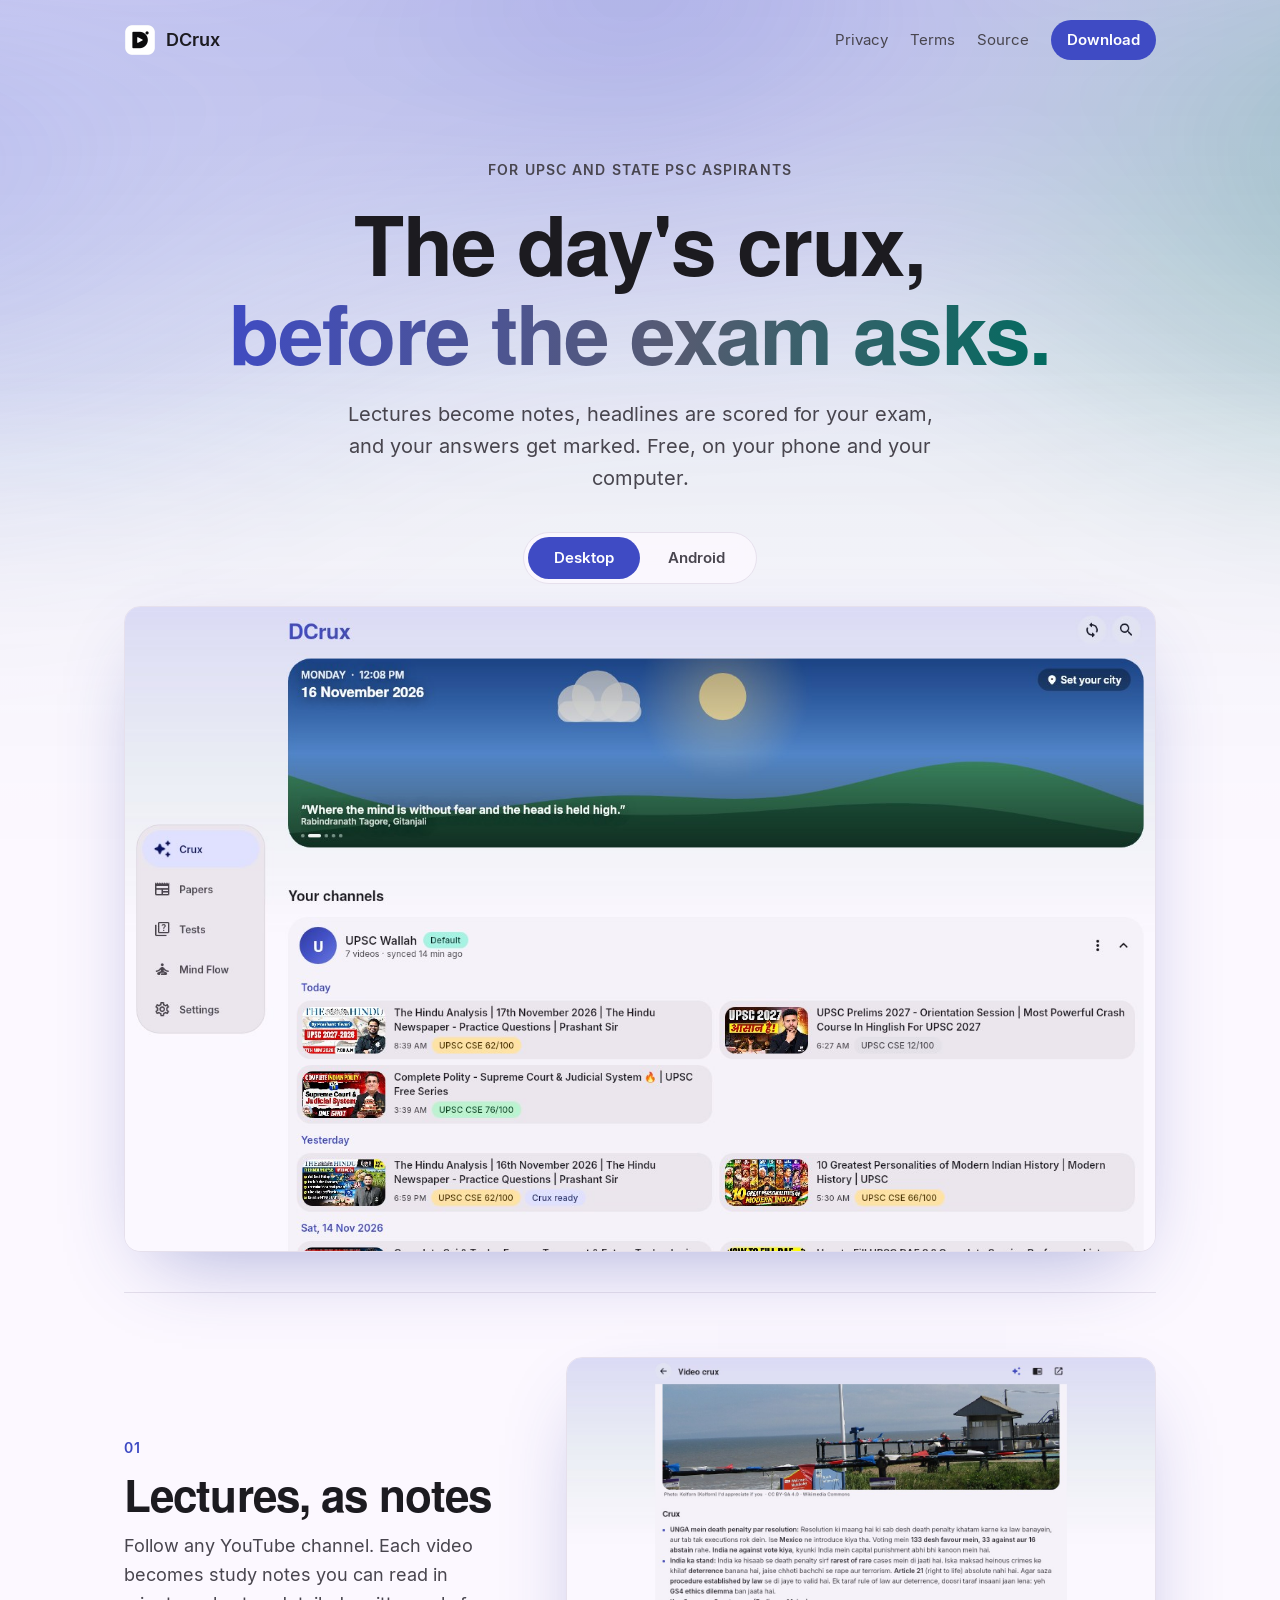
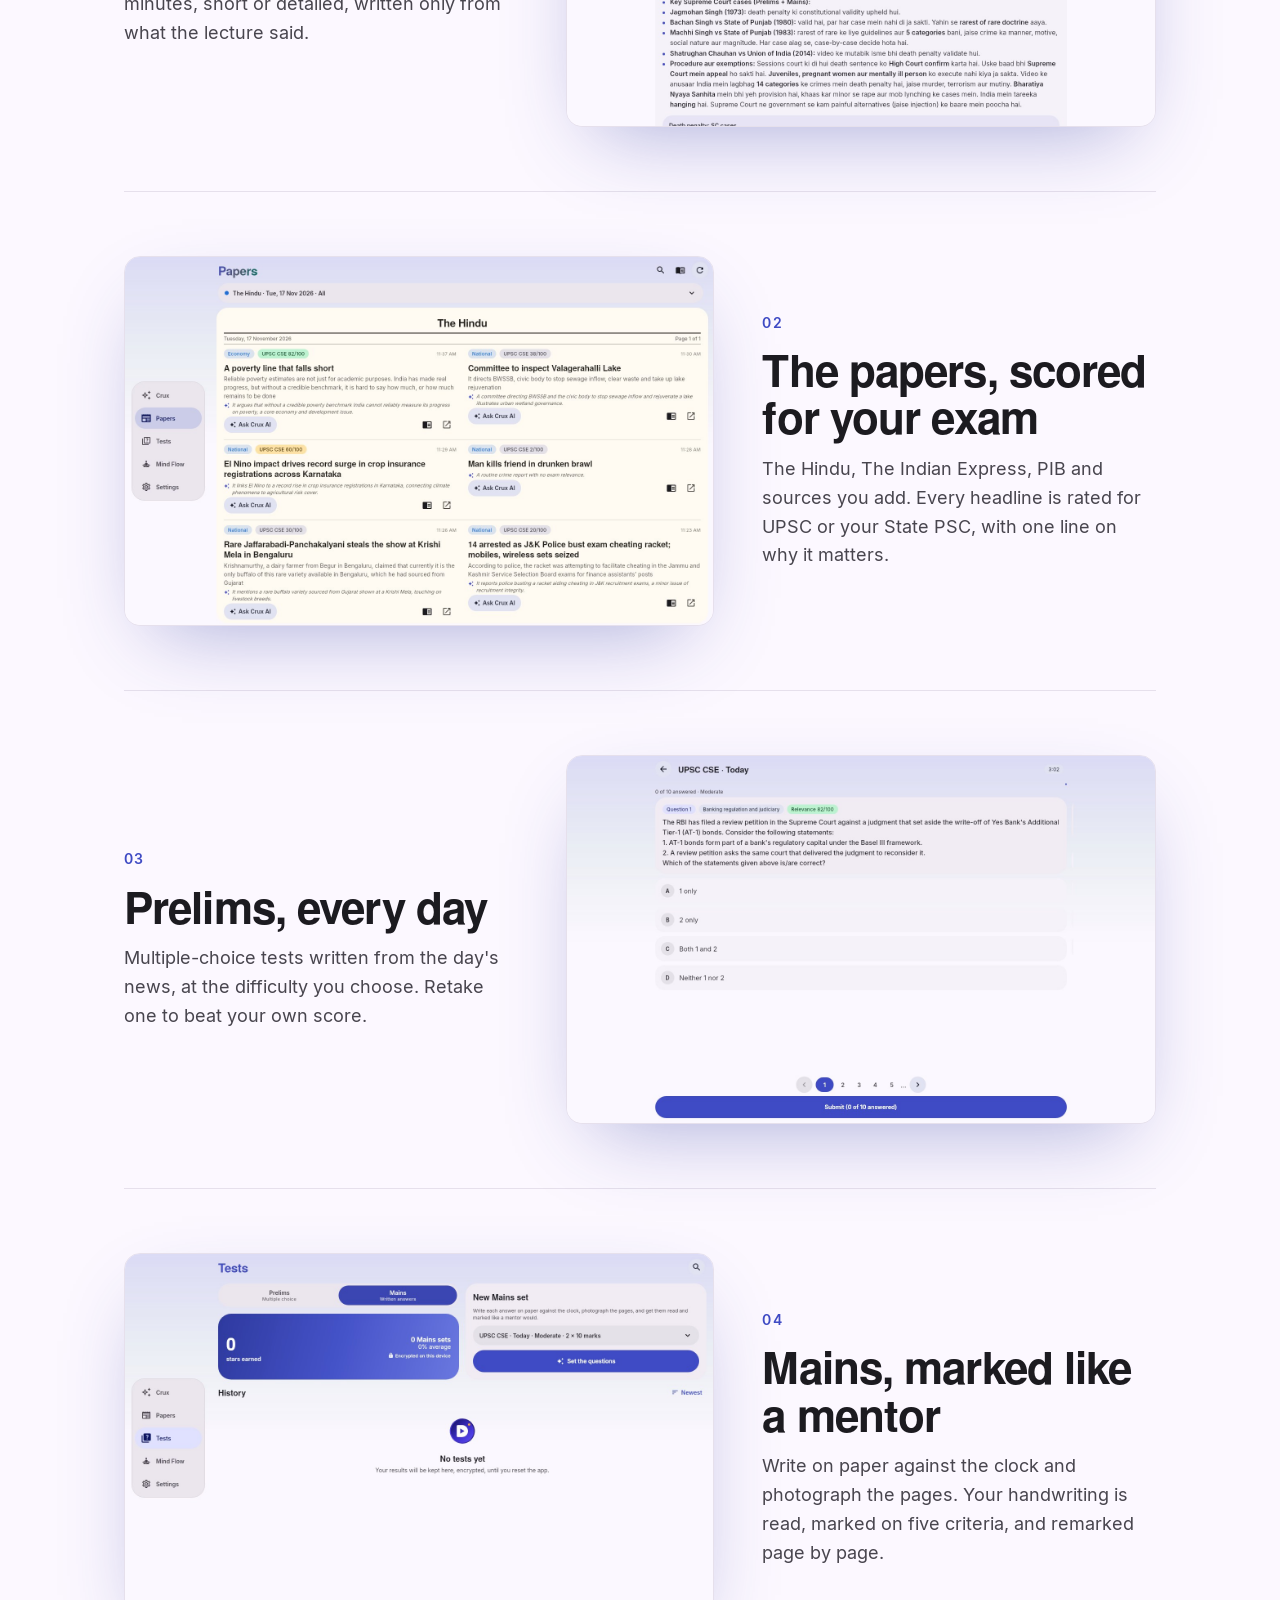
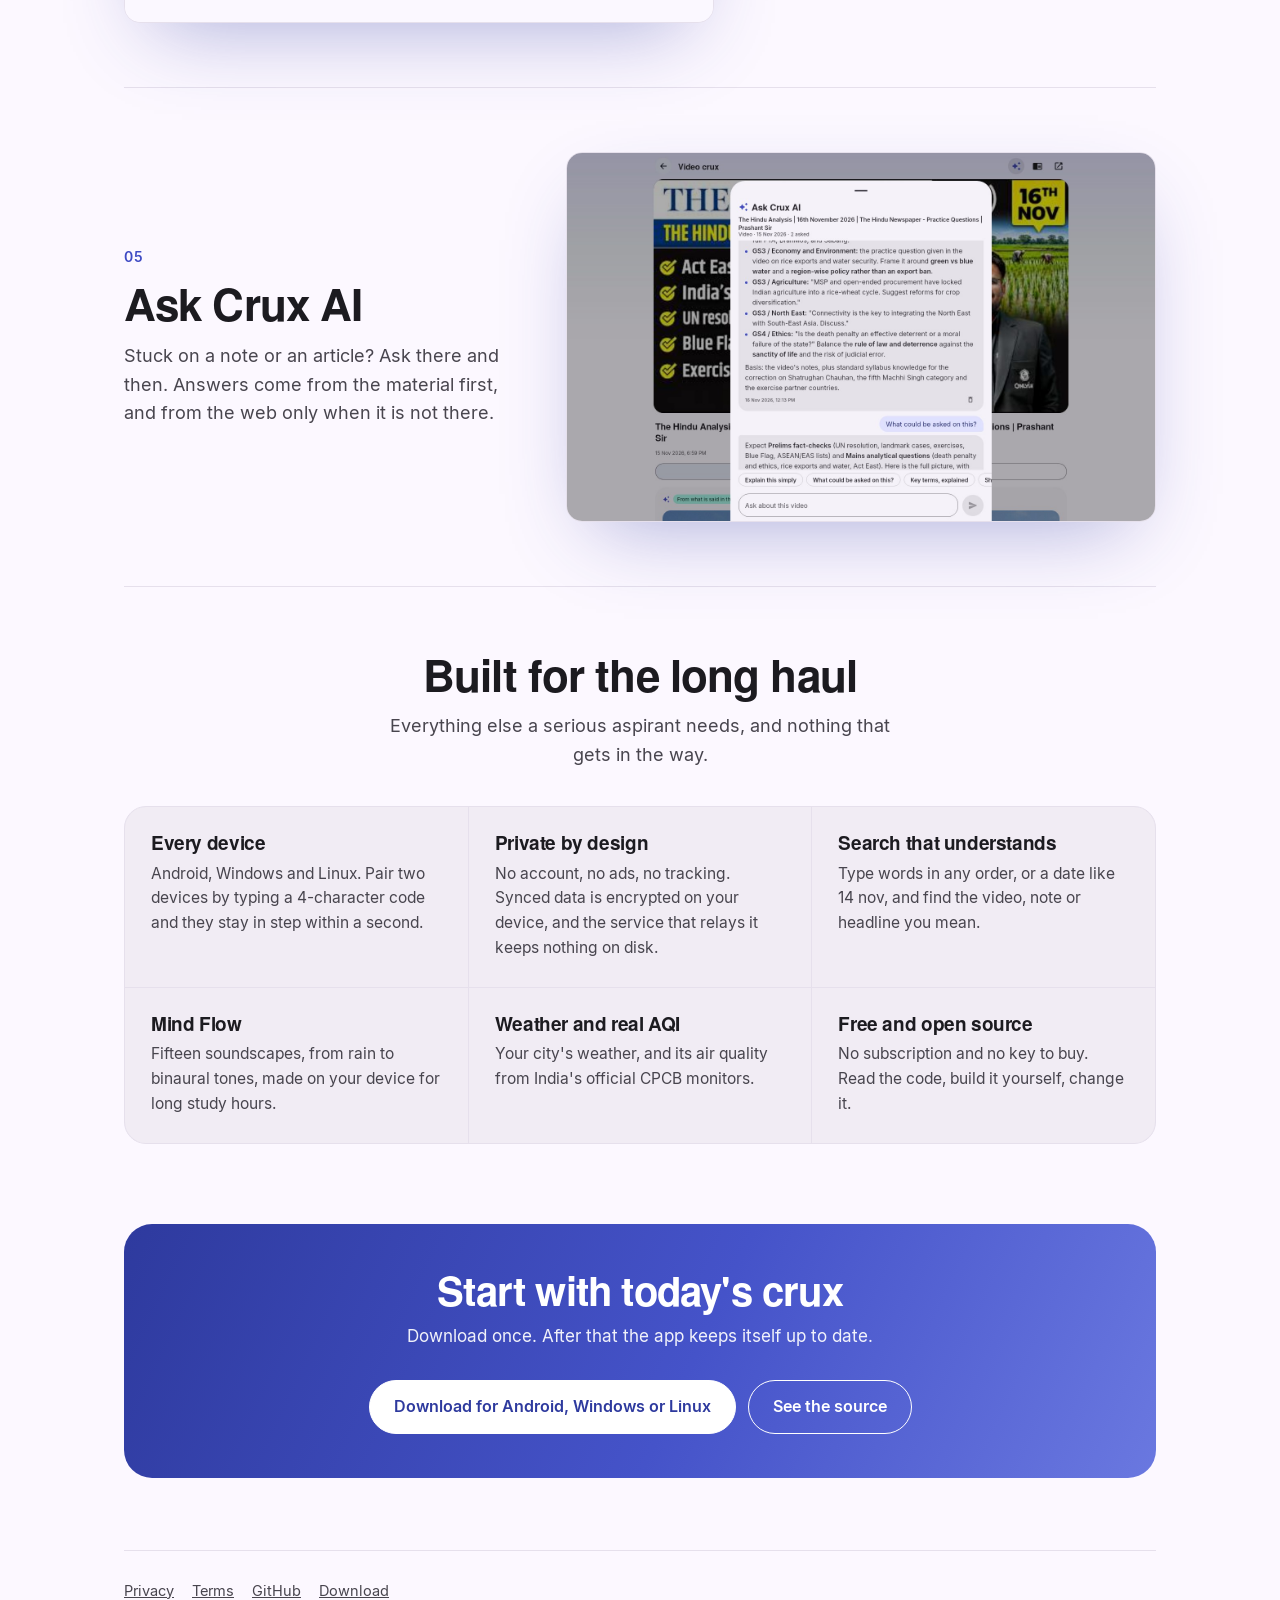
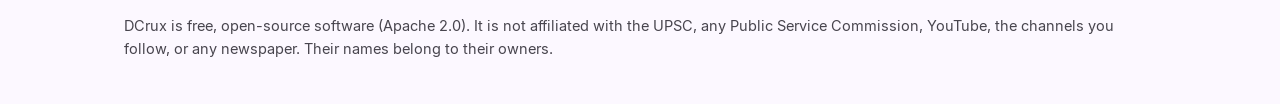
<file: docs/index.html>
<!doctype html>
<html lang="en">
<head>
<meta charset="utf-8">
<meta name="viewport" content="width=device-width, initial-scale=1">
<title>DCrux: the daily crux of current affairs for UPSC and State PSC</title>
<meta name="description" content="Free, open-source current-affairs app for UPSC and State PSC aspirants on Android, Windows and Linux. Lectures become notes, headlines are scored for your exam, daily Prelims tests, and Mains answers marked.">
<link rel="canonical" href="https://thegeekygamechanger.github.io/DCrux/">
<meta property="og:type" content="website">
<meta property="og:site_name" content="DCrux">
<meta property="og:title" content="DCrux: the daily crux of current affairs for UPSC and State PSC">
<meta property="og:description" content="Free, open-source current-affairs app for UPSC and State PSC aspirants on Android, Windows and Linux. Lectures become notes, headlines are scored for your exam, daily Prelims tests, and Mains answers marked.">
<meta property="og:url" content="https://thegeekygamechanger.github.io/DCrux/">
<meta property="og:image" content="https://thegeekygamechanger.github.io/DCrux/shots/social.jpg">
<meta name="twitter:card" content="summary_large_image">
<link rel="icon" href="icon.png">
<link rel="stylesheet" href="style.css">
</head>
<body data-device="desktop">
<div class="dawn"></div>
<div class="wrap">
<header>
  <a class="mark" href="index.html"><img src="icon.png" alt="">DCrux</a>
  <nav><a href="privacy.html">Privacy</a><a href="terms.html">Terms</a><a href="https://github.com/thegeekygamechanger/DCrux">Source</a><a class="pill" href="https://github.com/thegeekygamechanger/DCrux/releases/latest">Download</a></nav>
</header>
<section class="hero">
  <span class="eyebrow">For UPSC and State PSC aspirants</span>
  <h1>The day's crux,<br><span class="grad">before the exam asks.</span></h1>
  <p>Lectures become notes, headlines are scored for your exam, and your answers get marked. Free, on your phone and your computer.</p>
  <div class="switch" role="tablist" aria-label="Show the app on">
    <span class="thumb"></span>
    <button role="tab" data-show="desktop">Desktop</button>
    <button role="tab" data-show="android">Android</button>
  </div>
  <figure class="shot"><img class="desktop" src="shots/d-home.jpg" alt="The Crux screen, on a computer" loading="lazy"><img class="android" src="shots/a-home.jpg" alt="The Crux screen, on a phone" loading="lazy"></figure>
</section>
<section class="feature">
  <div><div class="n">01</div><h2>Lectures, as notes</h2><p>Follow any YouTube channel. Each video becomes study notes you can read in minutes, short or detailed, written only from what the lecture said.</p></div>
  <figure class="shot"><img class="desktop" src="shots/d-notes.jpg" alt="A video turned into notes, on a computer" loading="lazy"><img class="android" src="shots/a-notes.jpg" alt="A video turned into notes, on a phone" loading="lazy"></figure>
</section>
<section class="feature flip">
  <div><div class="n">02</div><h2>The papers, scored for your exam</h2><p>The Hindu, The Indian Express, PIB and sources you add. Every headline is rated for UPSC or your State PSC, with one line on why it matters.</p></div>
  <figure class="shot"><img class="desktop" src="shots/d-papers.jpg" alt="The day&#x27;s papers with exam relevance, on a computer" loading="lazy"><img class="android" src="shots/a-papers.jpg" alt="The day&#x27;s papers with exam relevance, on a phone" loading="lazy"></figure>
</section>
<section class="feature">
  <div><div class="n">03</div><h2>Prelims, every day</h2><p>Multiple-choice tests written from the day&#x27;s news, at the difficulty you choose. Retake one to beat your own score.</p></div>
  <figure class="shot"><img class="desktop" src="shots/d-tests.jpg" alt="A Prelims test, on a computer" loading="lazy"><img class="android" src="shots/a-tests.jpg" alt="A Prelims test, on a phone" loading="lazy"></figure>
</section>
<section class="feature flip">
  <div><div class="n">04</div><h2>Mains, marked like a mentor</h2><p>Write on paper against the clock and photograph the pages. Your handwriting is read, marked on five criteria, and remarked page by page.</p></div>
  <figure class="shot"><img class="desktop" src="shots/d-mains.jpg" alt="Mains answer writing, on a computer" loading="lazy"><img class="android" src="shots/a-mains.jpg" alt="Mains answer writing, on a phone" loading="lazy"></figure>
</section>
<section class="feature">
  <div><div class="n">05</div><h2>Ask Crux AI</h2><p>Stuck on a note or an article? Ask there and then. Answers come from the material first, and from the web only when it is not there.</p></div>
  <figure class="shot"><img class="desktop" src="shots/d-ask.jpg" alt="Asking Crux AI about a note, on a computer" loading="lazy"><img class="android" src="shots/a-ask.jpg" alt="Asking Crux AI about a note, on a phone" loading="lazy"></figure>
</section>
<section class="why">
  <h2>Built for the long haul</h2>
  <p>Everything else a serious aspirant needs, and nothing that gets in the way.</p>
  <div class="grid">
    <div><h3>Every device</h3><p>Android, Windows and Linux. Pair two devices by typing a 4-character code and they stay in step within a second.</p></div>
    <div><h3>Private by design</h3><p>No account, no ads, no tracking. Synced data is encrypted on your device, and the service that relays it keeps nothing on disk.</p></div>
    <div><h3>Search that understands</h3><p>Type words in any order, or a date like 14 nov, and find the video, note or headline you mean.</p></div>
    <div><h3>Mind Flow</h3><p>Fifteen soundscapes, from rain to binaural tones, made on your device for long study hours.</p></div>
    <div><h3>Weather and real AQI</h3><p>Your city&#x27;s weather, and its air quality from India&#x27;s official CPCB monitors.</p></div>
    <div><h3>Free and open source</h3><p>No subscription and no key to buy. Read the code, build it yourself, change it.</p></div>
  </div>
</section>
<section class="get">
  <h2>Start with today's crux</h2>
  <p>Download once. After that the app keeps itself up to date.</p>
  <div class="buttons"><a class="btn primary" href="https://github.com/thegeekygamechanger/DCrux/releases/latest">Download for Android, Windows or Linux</a><a class="btn" href="https://github.com/thegeekygamechanger/DCrux">See the source</a></div>
</section>
<footer>
  <a href="privacy.html">Privacy</a><a href="terms.html">Terms</a><a href="https://github.com/thegeekygamechanger/DCrux">GitHub</a><a href="https://github.com/thegeekygamechanger/DCrux/releases/latest">Download</a>
  <p>DCrux is free, open-source software (Apache 2.0). It is not affiliated with the UPSC, any Public Service Commission, YouTube, the channels you follow, or any newspaper. Their names belong to their owners.</p>
</footer>
</div>
<script>
// Shows the computer or the phone pictures. The choice is remembered; a narrow screen starts on the phone.
(function () {
  var saved = null;
  try { saved = localStorage.getItem('device'); } catch (e) {}
  function show(device) {
    document.body.dataset.device = device;
    document.querySelectorAll('.switch button').forEach(function (b) { b.setAttribute('aria-selected', b.dataset.show === device); });
    try { localStorage.setItem('device', device); } catch (e) {}
  }
  document.querySelectorAll('.switch button').forEach(function (b) { b.addEventListener('click', function () { show(b.dataset.show); }); });
  // A link can ask for one or the other: index.html?device=android
  var asked = null;
  try { asked = new URLSearchParams(location.search).get('device'); } catch (e) {}
  if (asked !== 'android' && asked !== 'desktop') asked = null;
  show(asked || saved || (window.matchMedia('(max-width: 700px)').matches ? 'android' : 'desktop'));
})();
</script>
</body>
</html>
</file>
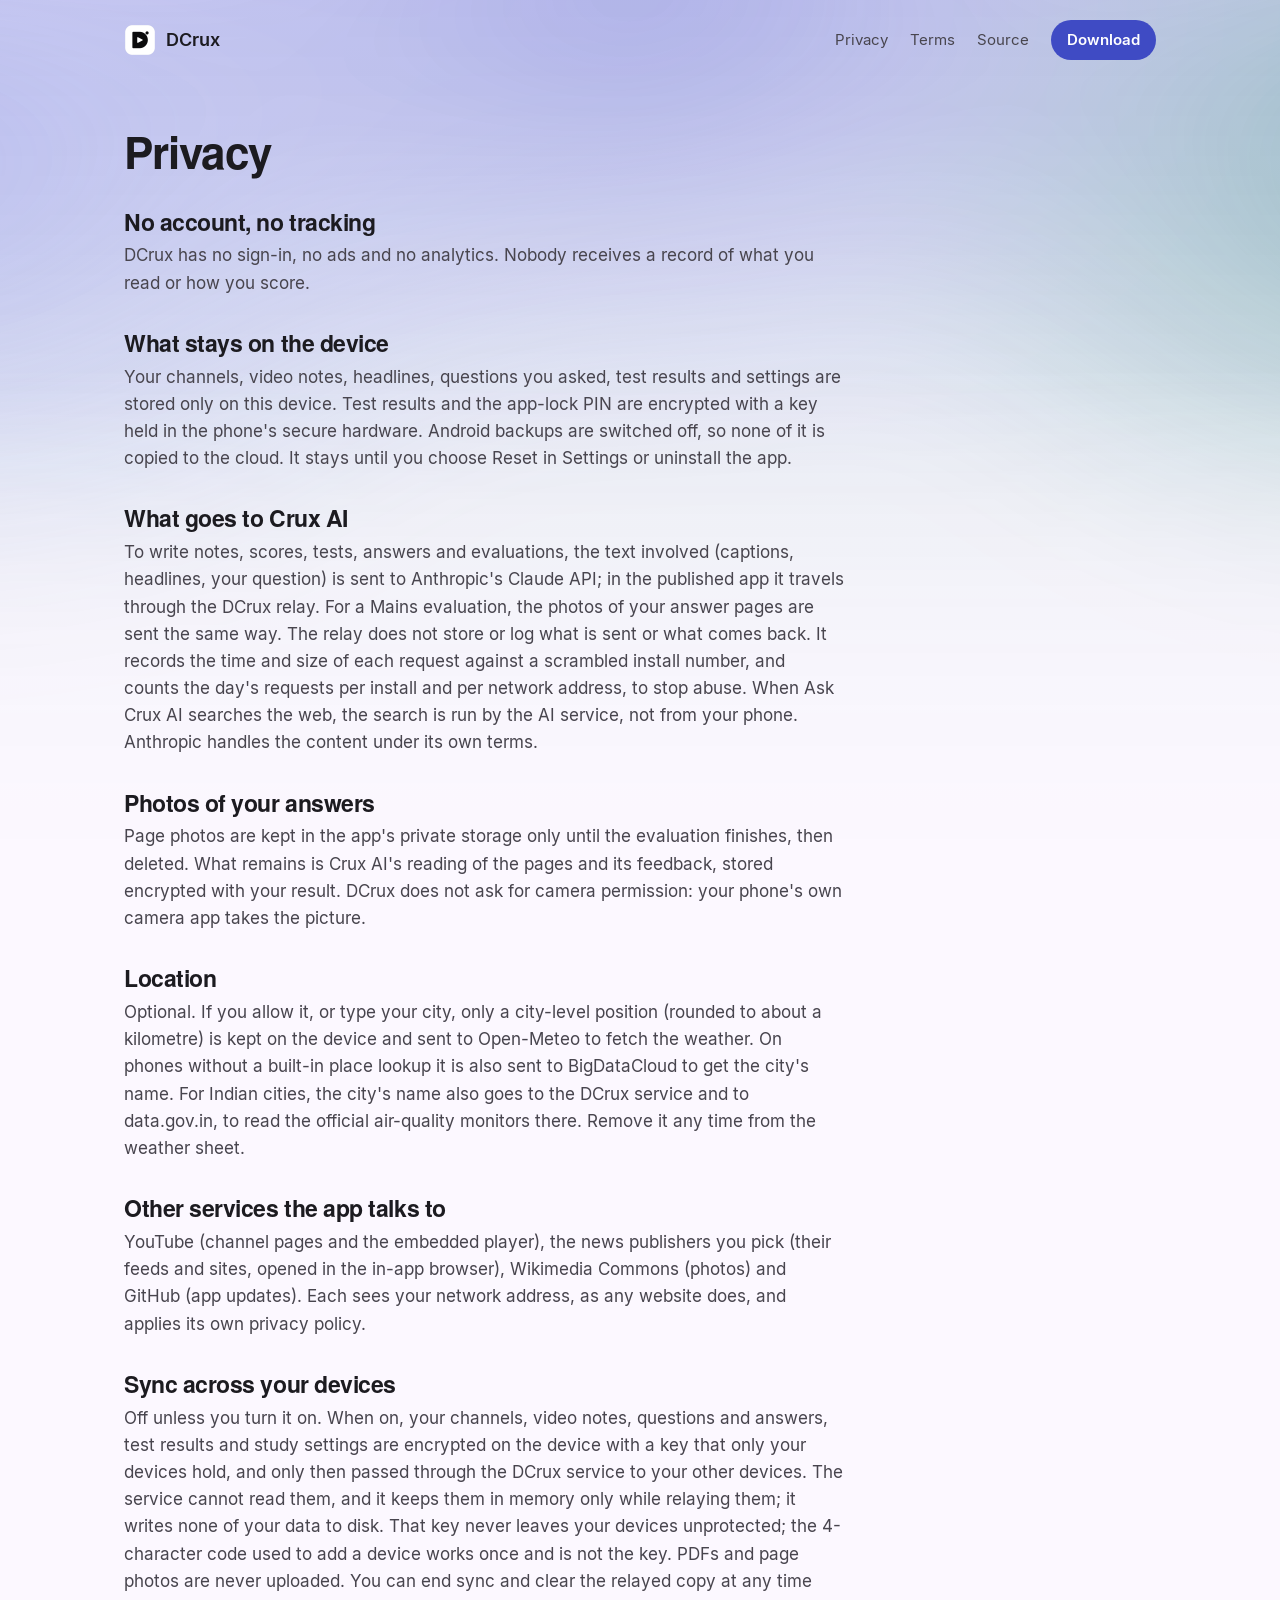
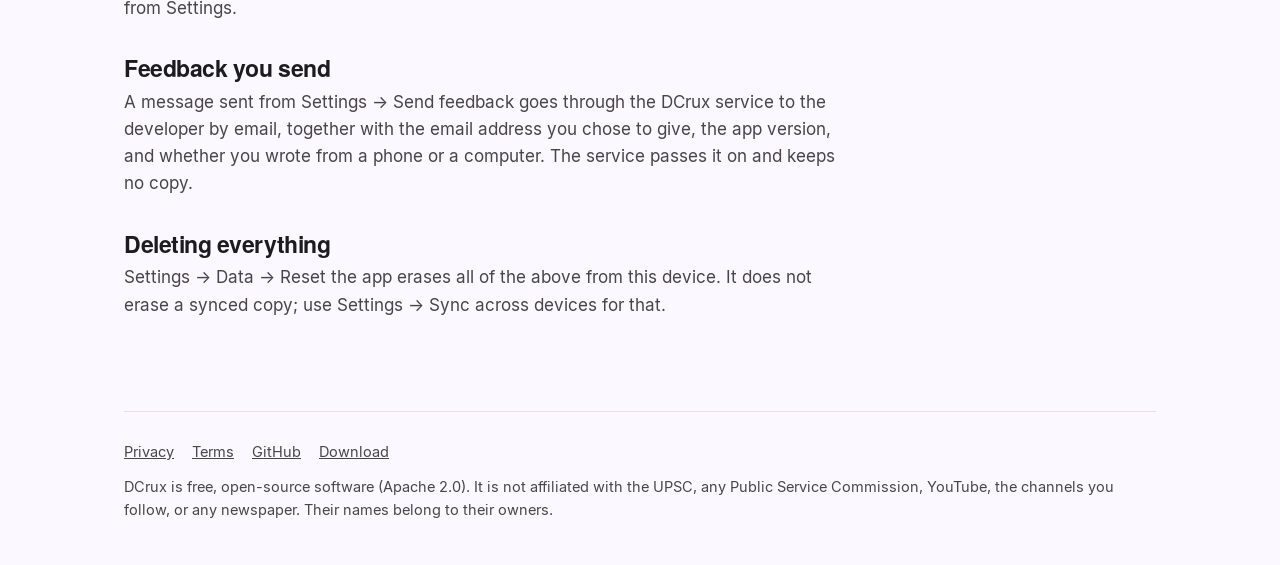
<file: docs/privacy.html>
<!doctype html>
<html lang="en">
<head>
<meta charset="utf-8">
<meta name="viewport" content="width=device-width, initial-scale=1">
<title>Privacy · DCrux</title>
<meta name="description" content="DCrux: privacy.">
<link rel="canonical" href="https://thegeekygamechanger.github.io/DCrux/privacy.html">
<meta property="og:type" content="website">
<meta property="og:site_name" content="DCrux">
<meta property="og:title" content="Privacy · DCrux">
<meta property="og:description" content="DCrux: privacy.">
<meta property="og:url" content="https://thegeekygamechanger.github.io/DCrux/privacy.html">
<meta property="og:image" content="https://thegeekygamechanger.github.io/DCrux/shots/social.jpg">
<meta name="twitter:card" content="summary_large_image">
<link rel="icon" href="icon.png">
<link rel="stylesheet" href="style.css">
</head>
<body>
<div class="dawn"></div>
<div class="wrap">
<header>
  <a class="mark" href="index.html"><img src="icon.png" alt="">DCrux</a>
  <nav><a href="privacy.html">Privacy</a><a href="terms.html">Terms</a><a href="https://github.com/thegeekygamechanger/DCrux">Source</a><a class="pill" href="https://github.com/thegeekygamechanger/DCrux/releases/latest">Download</a></nav>
</header>
<article><h1>Privacy</h1><h2>No account, no tracking</h2><p>DCrux has no sign-in, no ads and no analytics. Nobody receives a record of what you read or how you score.</p><h2>What stays on the device</h2><p>Your channels, video notes, headlines, questions you asked, test results and settings are stored only on this device. Test results and the app-lock PIN are encrypted with a key held in the phone&#x27;s secure hardware. Android backups are switched off, so none of it is copied to the cloud. It stays until you choose Reset in Settings or uninstall the app.</p><h2>What goes to Crux AI</h2><p>To write notes, scores, tests, answers and evaluations, the text involved (captions, headlines, your question) is sent to Anthropic&#x27;s Claude API; in the published app it travels through the DCrux relay. For a Mains evaluation, the photos of your answer pages are sent the same way. The relay does not store or log what is sent or what comes back. It records the time and size of each request against a scrambled install number, and counts the day&#x27;s requests per install and per network address, to stop abuse. When Ask Crux AI searches the web, the search is run by the AI service, not from your phone. Anthropic handles the content under its own terms.</p><h2>Photos of your answers</h2><p>Page photos are kept in the app&#x27;s private storage only until the evaluation finishes, then deleted. What remains is Crux AI&#x27;s reading of the pages and its feedback, stored encrypted with your result. DCrux does not ask for camera permission: your phone&#x27;s own camera app takes the picture.</p><h2>Location</h2><p>Optional. If you allow it, or type your city, only a city-level position (rounded to about a kilometre) is kept on the device and sent to Open-Meteo to fetch the weather. On phones without a built-in place lookup it is also sent to BigDataCloud to get the city&#x27;s name. For Indian cities, the city&#x27;s name also goes to the DCrux service and to data.gov.in, to read the official air-quality monitors there. Remove it any time from the weather sheet.</p><h2>Other services the app talks to</h2><p>YouTube (channel pages and the embedded player), the news publishers you pick (their feeds and sites, opened in the in-app browser), Wikimedia Commons (photos) and GitHub (app updates). Each sees your network address, as any website does, and applies its own privacy policy.</p><h2>Sync across your devices</h2><p>Off unless you turn it on. When on, your channels, video notes, questions and answers, test results and study settings are encrypted on the device with a key that only your devices hold, and only then passed through the DCrux service to your other devices. The service cannot read them, and it keeps them in memory only while relaying them; it writes none of your data to disk. That key never leaves your devices unprotected; the 4-character code used to add a device works once and is not the key. PDFs and page photos are never uploaded. You can end sync and clear the relayed copy at any time from Settings.</p><h2>Feedback you send</h2><p>A message sent from Settings → Send feedback goes through the DCrux service to the developer by email, together with the email address you chose to give, the app version, and whether you wrote from a phone or a computer. The service passes it on and keeps no copy.</p><h2>Deleting everything</h2><p>Settings → Data → Reset the app erases all of the above from this device. It does not erase a synced copy; use Settings → Sync across devices for that.</p></article>
<footer>
  <a href="privacy.html">Privacy</a><a href="terms.html">Terms</a><a href="https://github.com/thegeekygamechanger/DCrux">GitHub</a><a href="https://github.com/thegeekygamechanger/DCrux/releases/latest">Download</a>
  <p>DCrux is free, open-source software (Apache 2.0). It is not affiliated with the UPSC, any Public Service Commission, YouTube, the channels you follow, or any newspaper. Their names belong to their owners.</p>
</footer>
</div>
</body>
</html>
</file>
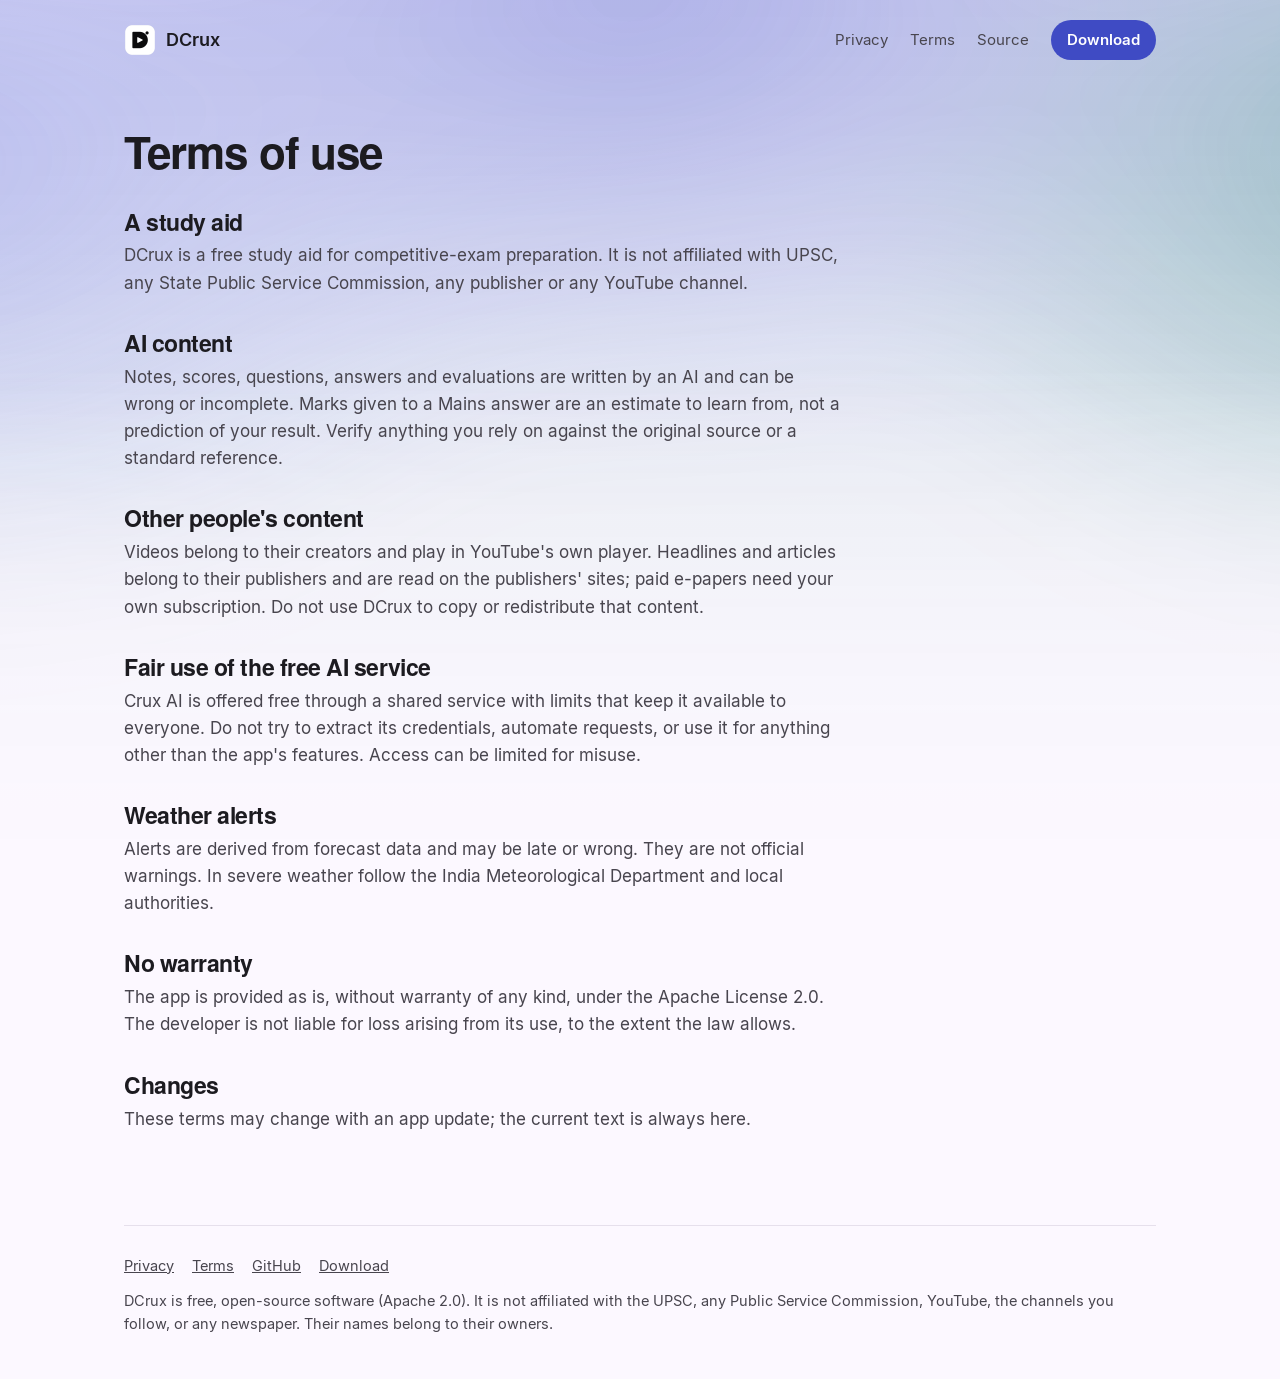
<file: docs/terms.html>
<!doctype html>
<html lang="en">
<head>
<meta charset="utf-8">
<meta name="viewport" content="width=device-width, initial-scale=1">
<title>Terms of use · DCrux</title>
<meta name="description" content="DCrux: terms of use.">
<link rel="canonical" href="https://thegeekygamechanger.github.io/DCrux/terms.html">
<meta property="og:type" content="website">
<meta property="og:site_name" content="DCrux">
<meta property="og:title" content="Terms of use · DCrux">
<meta property="og:description" content="DCrux: terms of use.">
<meta property="og:url" content="https://thegeekygamechanger.github.io/DCrux/terms.html">
<meta property="og:image" content="https://thegeekygamechanger.github.io/DCrux/shots/social.jpg">
<meta name="twitter:card" content="summary_large_image">
<link rel="icon" href="icon.png">
<link rel="stylesheet" href="style.css">
</head>
<body>
<div class="dawn"></div>
<div class="wrap">
<header>
  <a class="mark" href="index.html"><img src="icon.png" alt="">DCrux</a>
  <nav><a href="privacy.html">Privacy</a><a href="terms.html">Terms</a><a href="https://github.com/thegeekygamechanger/DCrux">Source</a><a class="pill" href="https://github.com/thegeekygamechanger/DCrux/releases/latest">Download</a></nav>
</header>
<article><h1>Terms of use</h1><h2>A study aid</h2><p>DCrux is a free study aid for competitive-exam preparation. It is not affiliated with UPSC, any State Public Service Commission, any publisher or any YouTube channel.</p><h2>AI content</h2><p>Notes, scores, questions, answers and evaluations are written by an AI and can be wrong or incomplete. Marks given to a Mains answer are an estimate to learn from, not a prediction of your result. Verify anything you rely on against the original source or a standard reference.</p><h2>Other people&#x27;s content</h2><p>Videos belong to their creators and play in YouTube&#x27;s own player. Headlines and articles belong to their publishers and are read on the publishers&#x27; sites; paid e-papers need your own subscription. Do not use DCrux to copy or redistribute that content.</p><h2>Fair use of the free AI service</h2><p>Crux AI is offered free through a shared service with limits that keep it available to everyone. Do not try to extract its credentials, automate requests, or use it for anything other than the app&#x27;s features. Access can be limited for misuse.</p><h2>Weather alerts</h2><p>Alerts are derived from forecast data and may be late or wrong. They are not official warnings. In severe weather follow the India Meteorological Department and local authorities.</p><h2>No warranty</h2><p>The app is provided as is, without warranty of any kind, under the Apache License 2.0. The developer is not liable for loss arising from its use, to the extent the law allows.</p><h2>Changes</h2><p>These terms may change with an app update; the current text is always here.</p></article>
<footer>
  <a href="privacy.html">Privacy</a><a href="terms.html">Terms</a><a href="https://github.com/thegeekygamechanger/DCrux">GitHub</a><a href="https://github.com/thegeekygamechanger/DCrux/releases/latest">Download</a>
  <p>DCrux is free, open-source software (Apache 2.0). It is not affiliated with the UPSC, any Public Service Commission, YouTube, the channels you follow, or any newspaper. Their names belong to their owners.</p>
</footer>
</div>
</body>
</html>
</file>
<file: docs/style.css>
/* The app's own typefaces, served with the page: Inter for text, a Helvetica (TeX Gyre Heros) for headlines. */
@font-face { font-family:"Inter"; src:url("fonts/inter_regular.ttf") format("truetype"); font-weight:400; font-display:swap; }
@font-face { font-family:"Inter"; src:url("fonts/inter_semibold.ttf") format("truetype"); font-weight:600 700; font-display:swap; }
@font-face { font-family:"Heros"; src:url("fonts/heros_bold.otf") format("opentype"); font-weight:400 900; font-display:swap; }
/* The app's own colours (ui/theme/Theme.kt): its indigo, the periwinkle of its cards, the teal its titles end in. */
:root { --ink:#1c1b20; --soft:#48454e; --line:#e6e0ec; --bg:#fcf8ff; --tint:#f1ecf4; --card:rgba(252,248,255,.74);
  --primary:#3f4bc4; --on-primary:#ffffff; --mid:#565b71; --teal:#006b5f;
  --b1:#2e3a9e; --b2:#4553c9; --b3:#6a78e0; --wash:.17; --glow:.34; }
@media (prefers-color-scheme: dark) { :root { --ink:#e5e1e9; --soft:#cac4cf; --line:#2a292f; --bg:#131218; --tint:#201f25; --card:rgba(32,31,37,.74);
  --primary:#bcc2ff; --on-primary:#1a2478; --mid:#c1c5dc; --teal:#6fdbc9; --wash:.20; --glow:.30; } }
* { box-sizing:border-box; }
html { -webkit-text-size-adjust:100%; scroll-behavior:smooth; }
body { margin:0; background:var(--bg); color:var(--ink); font:17px/1.6 "Inter", system-ui, -apple-system, "Segoe UI", Roboto, sans-serif; overflow-x:hidden; }
h1, h2, h3 { font-family:"Heros", Helvetica, "Helvetica Neue", Arial, sans-serif; font-weight:700; letter-spacing:-0.02em; line-height:1.08; margin:0; }
a { color:inherit; }
.wrap { max-width:1080px; margin:0 auto; padding:0 24px; }

/* The gradient is the app's: its indigo washing down from the top into a trace of teal, as behind every
   screen, with the periwinkle of its cards drifting slowly through it. */
.dawn { position:absolute; z-index:-1; inset:0 0 auto 0; height:920px; overflow:hidden; pointer-events:none;
  background:linear-gradient(color-mix(in srgb, var(--primary) calc(var(--wash) * 100%), transparent), color-mix(in srgb, var(--teal) 7%, transparent) 55%, transparent);
  -webkit-mask-image:linear-gradient(#000 40%, transparent); mask-image:linear-gradient(#000 40%, transparent); }
.dawn::before { content:""; position:absolute; inset:-30% -60%; opacity:var(--glow); filter:blur(80px);
  background:
    radial-gradient(36% 44% at 24% 30%, var(--b3), transparent 70%),
    radial-gradient(32% 42% at 50% 18%, var(--b2), transparent 70%),
    radial-gradient(30% 40% at 78% 30%, var(--teal), transparent 72%);
  animation:drift 32s ease-in-out infinite alternate; will-change:transform; }
@keyframes drift { from { transform:translate3d(-7%, 0, 0) rotate(-2deg); } to { transform:translate3d(7%, 3%, 0) rotate(2deg); } }
@media (prefers-reduced-motion: reduce) { .dawn::before { animation:none; } }
/* The headline runs through the same three colours as the titles inside the app. */
.grad { background:linear-gradient(100deg, var(--primary), var(--mid) 55%, var(--teal)); -webkit-background-clip:text; background-clip:text; color:transparent; }

header { display:flex; align-items:center; justify-content:space-between; padding:20px 0; }
.mark { display:flex; align-items:center; gap:10px; font-weight:600; font-size:18px; text-decoration:none; }
.mark img { width:32px; height:32px; }
nav { display:flex; align-items:center; }
nav a { margin-left:22px; color:var(--soft); text-decoration:none; font-size:15px; }
nav a:hover { color:var(--ink); }
nav a.pill { color:var(--on-primary); background:var(--primary); padding:8px 16px; border-radius:999px; font-weight:600; }

.hero { padding:76px 0 40px; text-align:center; }
.eyebrow { display:inline-block; font-size:14px; font-weight:600; letter-spacing:.08em; text-transform:uppercase; color:var(--soft); margin-bottom:18px; }
.hero h1 { font-size:clamp(42px, 8vw, 82px); }
.hero p { font-size:20px; color:var(--soft); max-width:31em; margin:22px auto 0; }
.buttons { display:flex; flex-wrap:wrap; gap:12px; justify-content:center; margin-top:30px; }
.btn { display:inline-block; padding:13px 24px; border-radius:999px; border:1px solid var(--primary); color:var(--primary); text-decoration:none; font-weight:600; font-size:16px; transition:transform .15s ease; }
.btn.primary { background:var(--primary); color:var(--on-primary); }
.btn:hover { transform:translateY(-2px); }
.small { font-size:14px; color:var(--soft); margin-top:14px; }

/* The Desktop / Android switch: one highlight that slides between the two. */
.switch { position:relative; display:inline-grid; grid-template-columns:1fr 1fr; margin:38px auto 22px; padding:4px; background:var(--card); border:1px solid var(--line); border-radius:999px; backdrop-filter:blur(10px); }
.switch button { position:relative; z-index:1; border:0; background:none; font:inherit; font-weight:600; font-size:15px; color:var(--soft); padding:9px 26px; border-radius:999px; cursor:pointer; transition:color .25s ease; }
.switch button[aria-selected="true"] { color:var(--on-primary); }
.switch .thumb { position:absolute; top:4px; bottom:4px; left:4px; width:calc(50% - 4px); background:var(--primary); border-radius:999px; transition:transform .35s cubic-bezier(.3,1.4,.5,1); }
body[data-device="android"] .switch .thumb { transform:translateX(100%); }

.shot { margin:0; display:flex; justify-content:center; }
.shot img { display:block; max-width:100%; height:auto; border:1px solid var(--line); box-shadow:0 30px 80px -30px rgba(46,58,158,.42); background:var(--tint); }
.shot img.desktop { border-radius:16px; width:100%; }
.shot img.android { border-radius:34px; width:min(300px, 78vw); }
body[data-device="desktop"] .android, body[data-device="android"] .desktop { display:none; }

.feature { display:grid; grid-template-columns:1fr 1.5fr; gap:48px; align-items:center; padding:64px 0; border-top:1px solid var(--line); }
.feature.flip > div { order:2; }
.feature.flip { grid-template-columns:1.5fr 1fr; }
.feature .n { font-size:14px; font-weight:600; letter-spacing:.08em; color:var(--primary); margin-bottom:12px; }
.feature h2 { font-size:clamp(30px, 4.4vw, 44px); margin-bottom:14px; }
.feature p { color:var(--soft); font-size:18px; margin:0; max-width:23em; }
body[data-device="android"] .feature { grid-template-columns:1.2fr 1fr; }
body[data-device="android"] .feature.flip { grid-template-columns:1fr 1.2fr; }

.why { padding:64px 0 8px; border-top:1px solid var(--line); text-align:center; }
.why h2 { font-size:clamp(30px, 4.4vw, 44px); }
.why > p { color:var(--soft); font-size:18px; max-width:30em; margin:14px auto 0; }
.grid { display:grid; grid-template-columns:repeat(3, 1fr); gap:1px; background:var(--line); border:1px solid var(--line); border-radius:22px; overflow:hidden; margin:36px 0 72px; text-align:left; }
.grid div { background:var(--tint); padding:26px; }
.grid h3 { font-size:19px; margin-bottom:8px; }
.grid p { margin:0; color:var(--soft); font-size:15.5px; }

.get { margin:0 0 72px; padding:44px 28px; border-radius:28px; text-align:center; color:#fff;
  background:linear-gradient(115deg, var(--b1), var(--b2) 55%, var(--b3)); }
.get h2 { font-size:clamp(28px, 4vw, 40px); }
.get p { margin:12px auto 0; max-width:30em; opacity:.92; }
.get .btn { border-color:#fff; color:#fff; }
.get .btn.primary { background:#fff; color:#2e3a9e; }

footer { border-top:1px solid var(--line); padding:28px 0 44px; color:var(--soft); font-size:14.5px; }
footer a { margin-right:18px; }
footer p { margin:12px 0 0; }
article { padding:48px 0 80px; max-width:720px; }
article h1 { font-size:44px; margin-bottom:26px; }
article h2 { font-size:23px; margin:34px 0 8px; }
article p, article li { color:var(--soft); }
article p { margin:0 0 12px; }

@media (max-width: 820px) {
  .feature, .feature.flip, body[data-device="android"] .feature, body[data-device="android"] .feature.flip { grid-template-columns:1fr; gap:26px; padding:44px 0; text-align:center; }
  .feature.flip > div { order:0; }
  .feature p { margin:0 auto; }
  .grid { grid-template-columns:1fr 1fr; }
  nav a:not(.pill) { display:none; }
  .hero { padding-top:44px; }
}
@media (max-width: 520px) { .grid { grid-template-columns:1fr; } }
button, input, select, textarea { font-family:inherit; }
</file>
